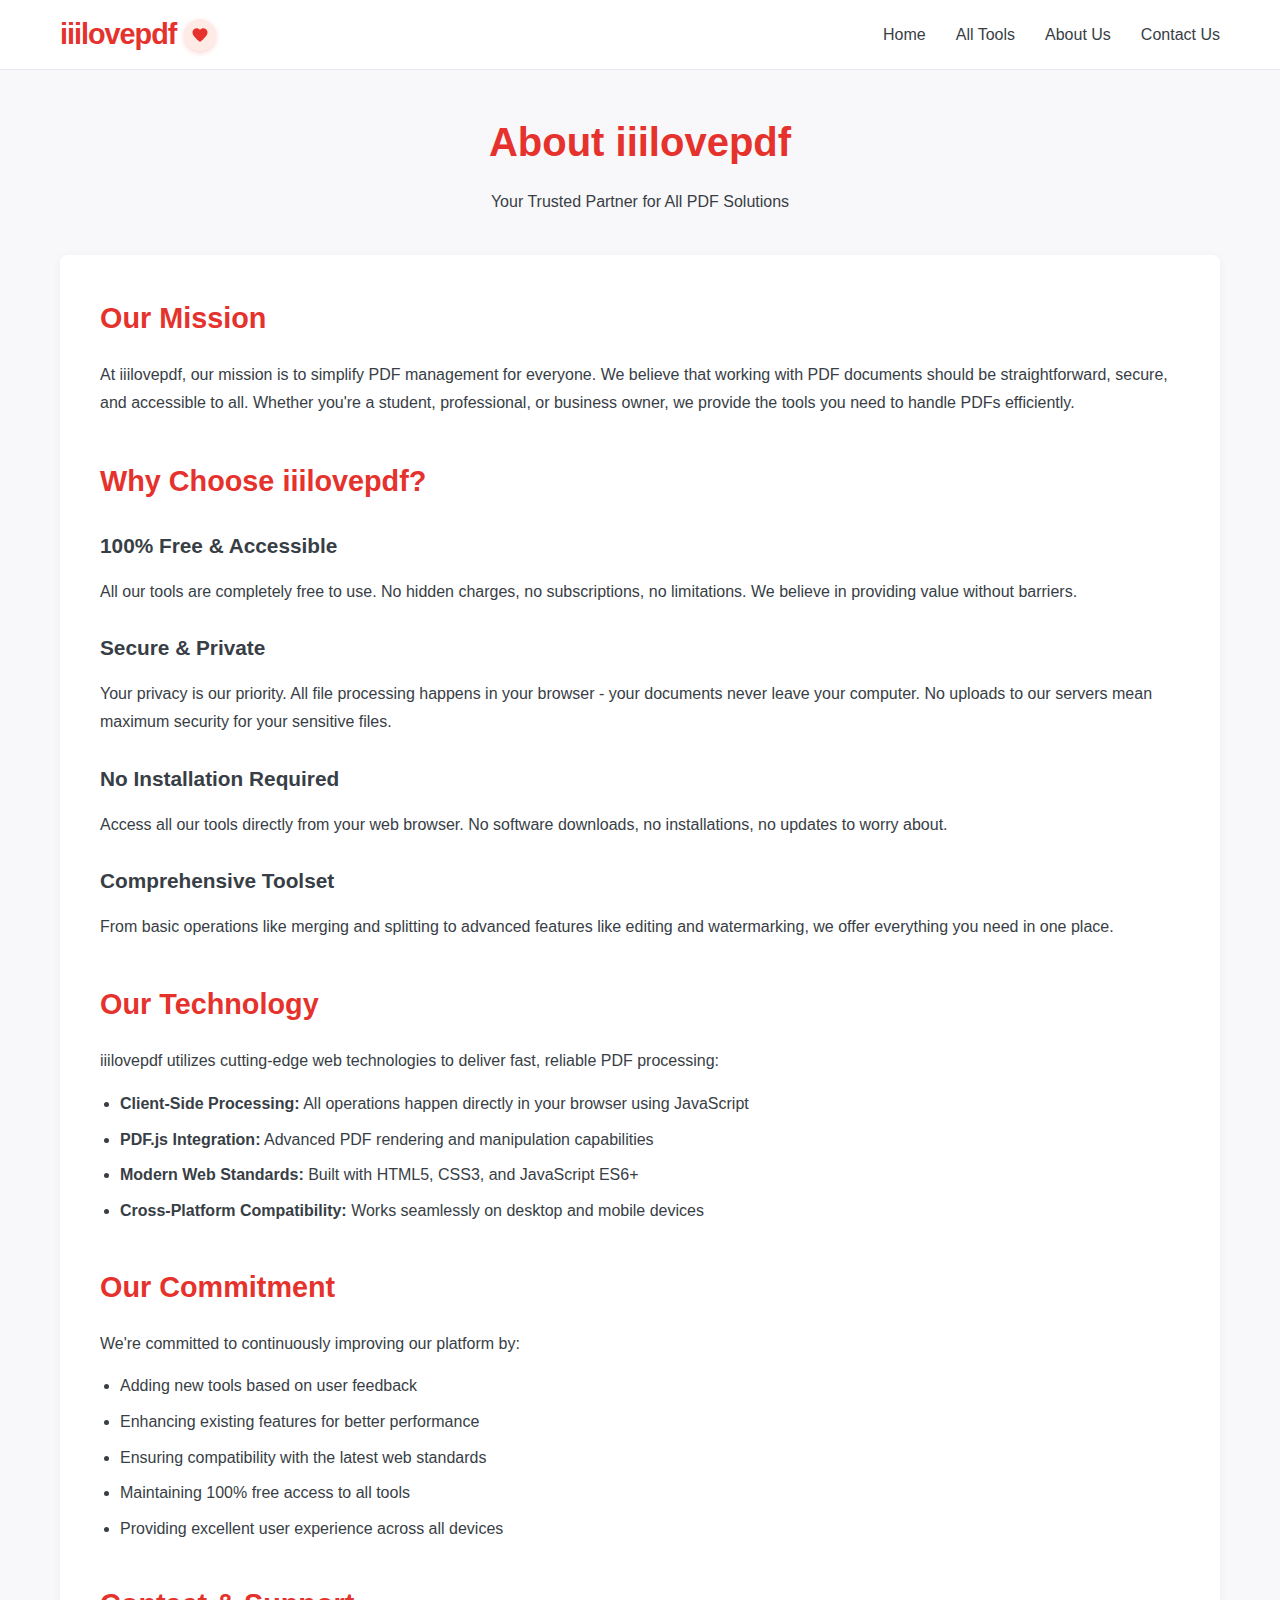
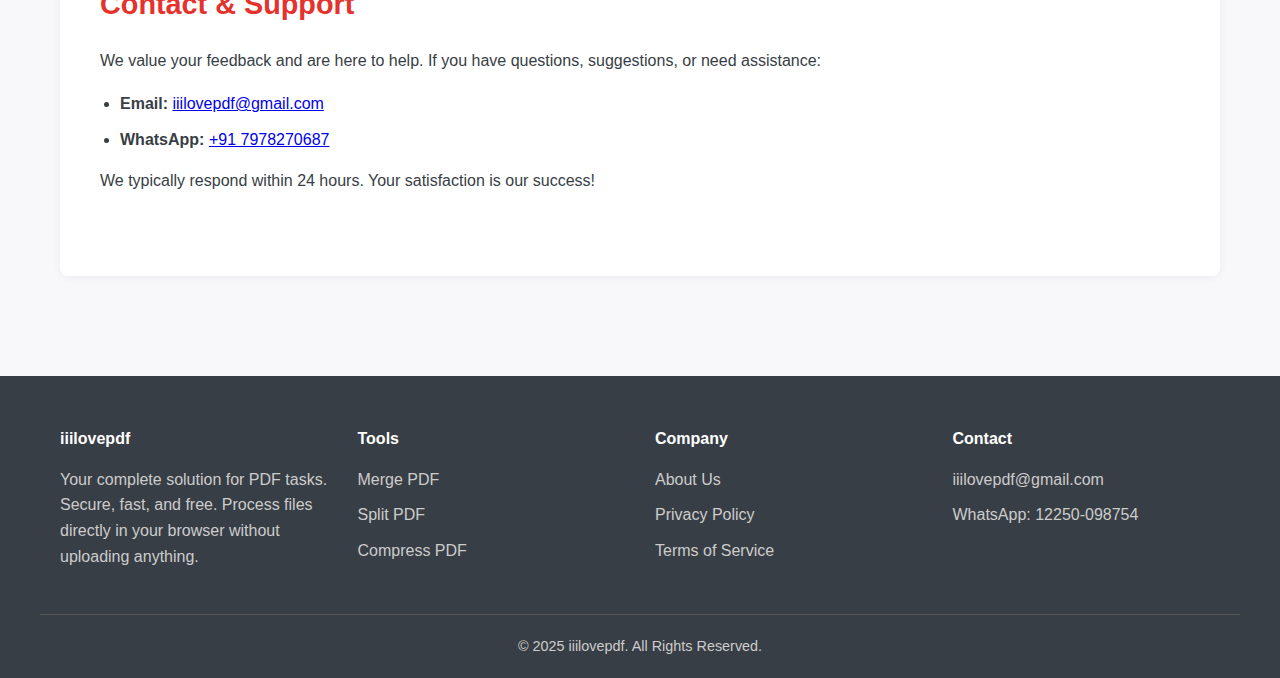
<file: about-us.html>
<!DOCTYPE html>
<html lang="en">
<head>
    <meta charset="UTF-8">
    <meta name="viewport" content="width=device-width, initial-scale=1.0">
    <title>About Us - iiilovepdf</title>
    <!-- Reuse your existing styles and scripts -->
    <script async src="https://pagead2.googlesyndication.com/pagead/js/adsbygoogle.js?client=ca-pub-3535670686155810"
     crossorigin="anonymous">
    </script>
    <style>
        /* Copy all your existing CSS styles here */
        :root {
            --primary-red: #e5322d;
            --primary-red-dark: #c42a25;
            --text-dark: #383e45;
            --text-light: #878d95;
            --border-color: #e8e8f0;
            --background-light: #f8f8fa;
            --background-white: #ffffff;
            --font-family: -apple-system, BlinkMacSystemFont, "Segoe UI", Roboto, Helvetica, Arial, sans-serif;
            --header-height: 70px;
        }

        * { box-sizing: border-box; margin: 0; padding: 0; }
        html { scroll-behavior: smooth; }
        body { font-family: var(--font-family); background-color: var(--background-light); color: var(--text-dark); line-height: 1.6; }

        /* --- Header --- */
        .main-header { background-color: var(--background-white); border-bottom: 1px solid var(--border-color); height: var(--header-height); position: sticky; top: 0; z-index: 999; transition: box-shadow 0.3s ease; }
        .main-header.scrolled { box-shadow: 0 2px 10px rgba(0,0,0,0.05); }
        .nav-container { display: flex; justify-content: space-between; align-items: center; height: 100%; max-width: 1200px; margin: 0 auto; padding: 0 20px; }
        
        .logo { font-size: 1.8rem; font-weight: 800; color: var(--primary-red); text-decoration: none; display: flex; align-items: center; gap: 8px; letter-spacing: -1px; }
        .heart-sticker { 
            display: inline-flex; 
            align-items: center; 
            justify-content: center;
            background: #ffebe6;
            border-radius: 50%;
            width: 32px;
            height: 32px;
            box-shadow: 0 2px 5px rgba(229, 50, 45, 0.2);
        }
        .heart-icon { width: 18px; height: 18px; fill: var(--primary-red); }

        .main-nav ul { list-style: none; display: flex; gap: 30px; }
        .main-nav a { text-decoration: none; color: var(--text-dark); font-weight: 500; transition: color 0.2s ease; }
        .main-nav a:hover { color: var(--primary-red); }
        .hamburger { display: none; cursor: pointer; }
        .hamburger .bar { display: block; width: 25px; height: 3px; margin: 5px auto; background-color: var(--text-dark); transition: all 0.3s ease-in-out; }

        /* --- Content --- */
        .page-container { max-width: 1200px; margin: 0 auto; padding: 40px 20px; }
        .page-header { text-align: center; margin-bottom: 40px; }
        .page-header h1 { font-size: 2.5rem; color: var(--primary-red); margin-bottom: 15px; }
        .page-content { background: white; padding: 40px; border-radius: 8px; box-shadow: 0 2px 10px rgba(0,0,0,0.05); }
        
        .section { margin-bottom: 40px; }
        .section h2 { color: var(--primary-red); margin-bottom: 20px; font-size: 1.8rem; }
        .section h3 { color: var(--text-dark); margin: 25px 0 15px 0; font-size: 1.3rem; }
        .section p { margin-bottom: 15px; line-height: 1.8; }
        .section ul { margin: 15px 0 15px 20px; }
        .section li { margin-bottom: 10px; line-height: 1.6; }
        
        .team-grid { display: grid; grid-template-columns: repeat(auto-fit, minmax(250px, 1fr)); gap: 30px; margin-top: 30px; }
        .team-member { text-align: center; }
        .team-member img { width: 150px; height: 150px; border-radius: 50%; object-fit: cover; margin-bottom: 15px; border: 3px solid var(--border-color); }
        
        /* --- Footer --- */
        .main-footer { background-color: var(--text-dark); color: #ccc; padding: 50px 0 20px 0; margin-top: 60px; }
        .footer-container { display: grid; grid-template-columns: repeat(auto-fit, minmax(200px, 1fr)); gap: 30px; max-width: 1200px; margin: 0 auto; padding: 0 20px; }
        .footer-col h4 { color: var(--background-white); margin-bottom: 15px; }
        .footer-col ul { list-style: none; }
        .footer-col li { margin-bottom: 10px; }
        .footer-col a { color: #ccc; text-decoration: none; }
        .footer-col a:hover { color: var(--background-white); }
        .copyright { text-align: center; border-top: 1px solid #555; padding-top: 20px; margin-top: 40px; font-size: 0.9rem; max-width: 1200px; margin: 40px auto 0; }

        /* --- Responsive --- */
        @media (max-width: 768px) {
            .main-nav { position: fixed; left: -100%; top: var(--header-height); background-color: var(--background-white); width: 100%; height: calc(100vh - var(--header-height)); text-align: center; transition: 0.3s; box-shadow: 0 10px 27px rgba(0, 0, 0, 0.05); }
            .main-nav.active { left: 0; }
            .main-nav ul { flex-direction: column; padding-top: 40px; gap: 40px; }
            .hamburger { display: block; }
            .hamburger.active .bar:nth-child(2) { opacity: 0; }
            .hamburger.active .bar:nth-child(1) { transform: translateY(8px) rotate(45deg); }
            .hamburger.active .bar:nth-child(3) { transform: translateY(-8px) rotate(-45deg); }
            .page-content { padding: 20px; }
        }
    </style>
</head>
<body>
    <header class="main-header" id="main-header">
        <div class="nav-container">
            <a href="index.html" class="logo">
                iiilovepdf
                <span class="heart-sticker">
                    <svg class="heart-icon" viewBox="0 0 24 24" xmlns="http://www.w3.org/2000/svg">
                        <path d="M12 21.35l-1.45-1.32C5.4 15.36 2 12.28 2 8.5 2 5.42 4.42 3 7.5 3c1.74 0 3.41.81 4.5 2.09C13.09 3.81 14.76 3 16.5 3 19.58 3 22 5.42 22 8.5c0 3.78-3.4 6.86-8.55 11.54L12 21.35z"/>
                    </svg>
                </span>
            </a>
            <nav class="main-nav" id="main-nav">
                <ul>
                    <li><a href="index.html">Home</a></li>
                    <li><a href="index.html#all-tools">All Tools</a></li>
                    <li><a href="about-us.html">About Us</a></li>
                    <li><a href="index.html#contact">Contact Us</a></li>
                </ul>
            </nav>
            <div class="hamburger" id="hamburger">
                <span class="bar"></span>
                <span class="bar"></span>
                <span class="bar"></span>
            </div>
        </div>
    </header>

    <main class="page-container">
        <div class="page-header">
            <h1>About iiilovepdf</h1>
            <p>Your Trusted Partner for All PDF Solutions</p>
        </div>
        
        <div class="page-content">
            <div class="section">
                <h2>Our Mission</h2>
                <p>At iiilovepdf, our mission is to simplify PDF management for everyone. We believe that working with PDF documents should be straightforward, secure, and accessible to all. Whether you're a student, professional, or business owner, we provide the tools you need to handle PDFs efficiently.</p>
            </div>
            
            <div class="section">
                <h2>Why Choose iiilovepdf?</h2>
                <h3>100% Free & Accessible</h3>
                <p>All our tools are completely free to use. No hidden charges, no subscriptions, no limitations. We believe in providing value without barriers.</p>
                
                <h3>Secure & Private</h3>
                <p>Your privacy is our priority. All file processing happens in your browser - your documents never leave your computer. No uploads to our servers mean maximum security for your sensitive files.</p>
                
                <h3>No Installation Required</h3>
                <p>Access all our tools directly from your web browser. No software downloads, no installations, no updates to worry about.</p>
                
                <h3>Comprehensive Toolset</h3>
                <p>From basic operations like merging and splitting to advanced features like editing and watermarking, we offer everything you need in one place.</p>
            </div>
            
            <div class="section">
                <h2>Our Technology</h2>
                <p>iiilovepdf utilizes cutting-edge web technologies to deliver fast, reliable PDF processing:</p>
                <ul>
                    <li><strong>Client-Side Processing:</strong> All operations happen directly in your browser using JavaScript</li>
                    <li><strong>PDF.js Integration:</strong> Advanced PDF rendering and manipulation capabilities</li>
                    <li><strong>Modern Web Standards:</strong> Built with HTML5, CSS3, and JavaScript ES6+</li>
                    <li><strong>Cross-Platform Compatibility:</strong> Works seamlessly on desktop and mobile devices</li>
                </ul>
            </div>
            
            <div class="section">
                <h2>Our Commitment</h2>
                <p>We're committed to continuously improving our platform by:</p>
                <ul>
                    <li>Adding new tools based on user feedback</li>
                    <li>Enhancing existing features for better performance</li>
                    <li>Ensuring compatibility with the latest web standards</li>
                    <li>Maintaining 100% free access to all tools</li>
                    <li>Providing excellent user experience across all devices</li>
                </ul>
            </div>
            
            <div class="section">
                <h2>Contact & Support</h2>
                <p>We value your feedback and are here to help. If you have questions, suggestions, or need assistance:</p>
                <ul>
                    <li><strong>Email:</strong> <a href="mailto:iiilovepdf@gmail.com">iiilovepdf@gmail.com</a></li>
                    <li><strong>WhatsApp:</strong> <a href="https://wa.me/7978270687">+91 7978270687</a></li>
                </ul>
                <p>We typically respond within 24 hours. Your satisfaction is our success!</p>
            </div>
        </div>
    </main>

    <footer class="main-footer">
        <div class="footer-container">
            <div class="footer-col">
                <h4>iiilovepdf</h4>
                <p>Your complete solution for PDF tasks. Secure, fast, and free. Process files directly in your browser without uploading anything.</p>
            </div>
            <div class="footer-col">
                <h4>Tools</h4>
                <ul>
                    <li><a href="index.html#all-tools">Merge PDF</a></li>
                    <li><a href="index.html#all-tools">Split PDF</a></li>
                    <li><a href="index.html#all-tools">Compress PDF</a></li>
                </ul>
            </div>
            <div class="footer-col">
                <h4>Company</h4>
                <ul>
                    <li><a href="about-us.html">About Us</a></li>
                    <li><a href="privacy-policy.html">Privacy Policy</a></li>
                    <li><a href="terms-of-service.html">Terms of Service</a></li>
                </ul>
            </div>
            <div class="footer-col">
                <h4>Contact</h4>
                <ul>
                    <li><a href="mailto:iiilovepdf@gmail.com">iiilovepdf@gmail.com</a></li>
                    <li><a href="https://wa.me/7978270687">WhatsApp: 12250-098754</a></li>
                </ul>
            </div>
        </div>
        <div class="copyright">
            <p>© 2025 iiilovepdf. All Rights Reserved.</p>
        </div>
    </footer>

    <script>
        // Mobile navigation toggle
        const hamburger = document.getElementById('hamburger');
        const nav = document.getElementById('main-nav');
        const header = document.getElementById('main-header');

        hamburger.addEventListener('click', () => {
            hamburger.classList.toggle('active');
            nav.classList.toggle('active');
        });

        // Close mobile menu when clicking links
        document.querySelectorAll('.main-nav a').forEach(link => {
            link.addEventListener('click', () => {
                hamburger.classList.remove('active');
                nav.classList.remove('active');
            });
        });

        // Header scroll effect
        window.addEventListener('scroll', () => {
            if (window.scrollY > 50) {
                header.classList.add('scrolled');
            } else {
                header.classList.remove('scrolled');
            }
        });
    </script>
</body>
</html>
</file>
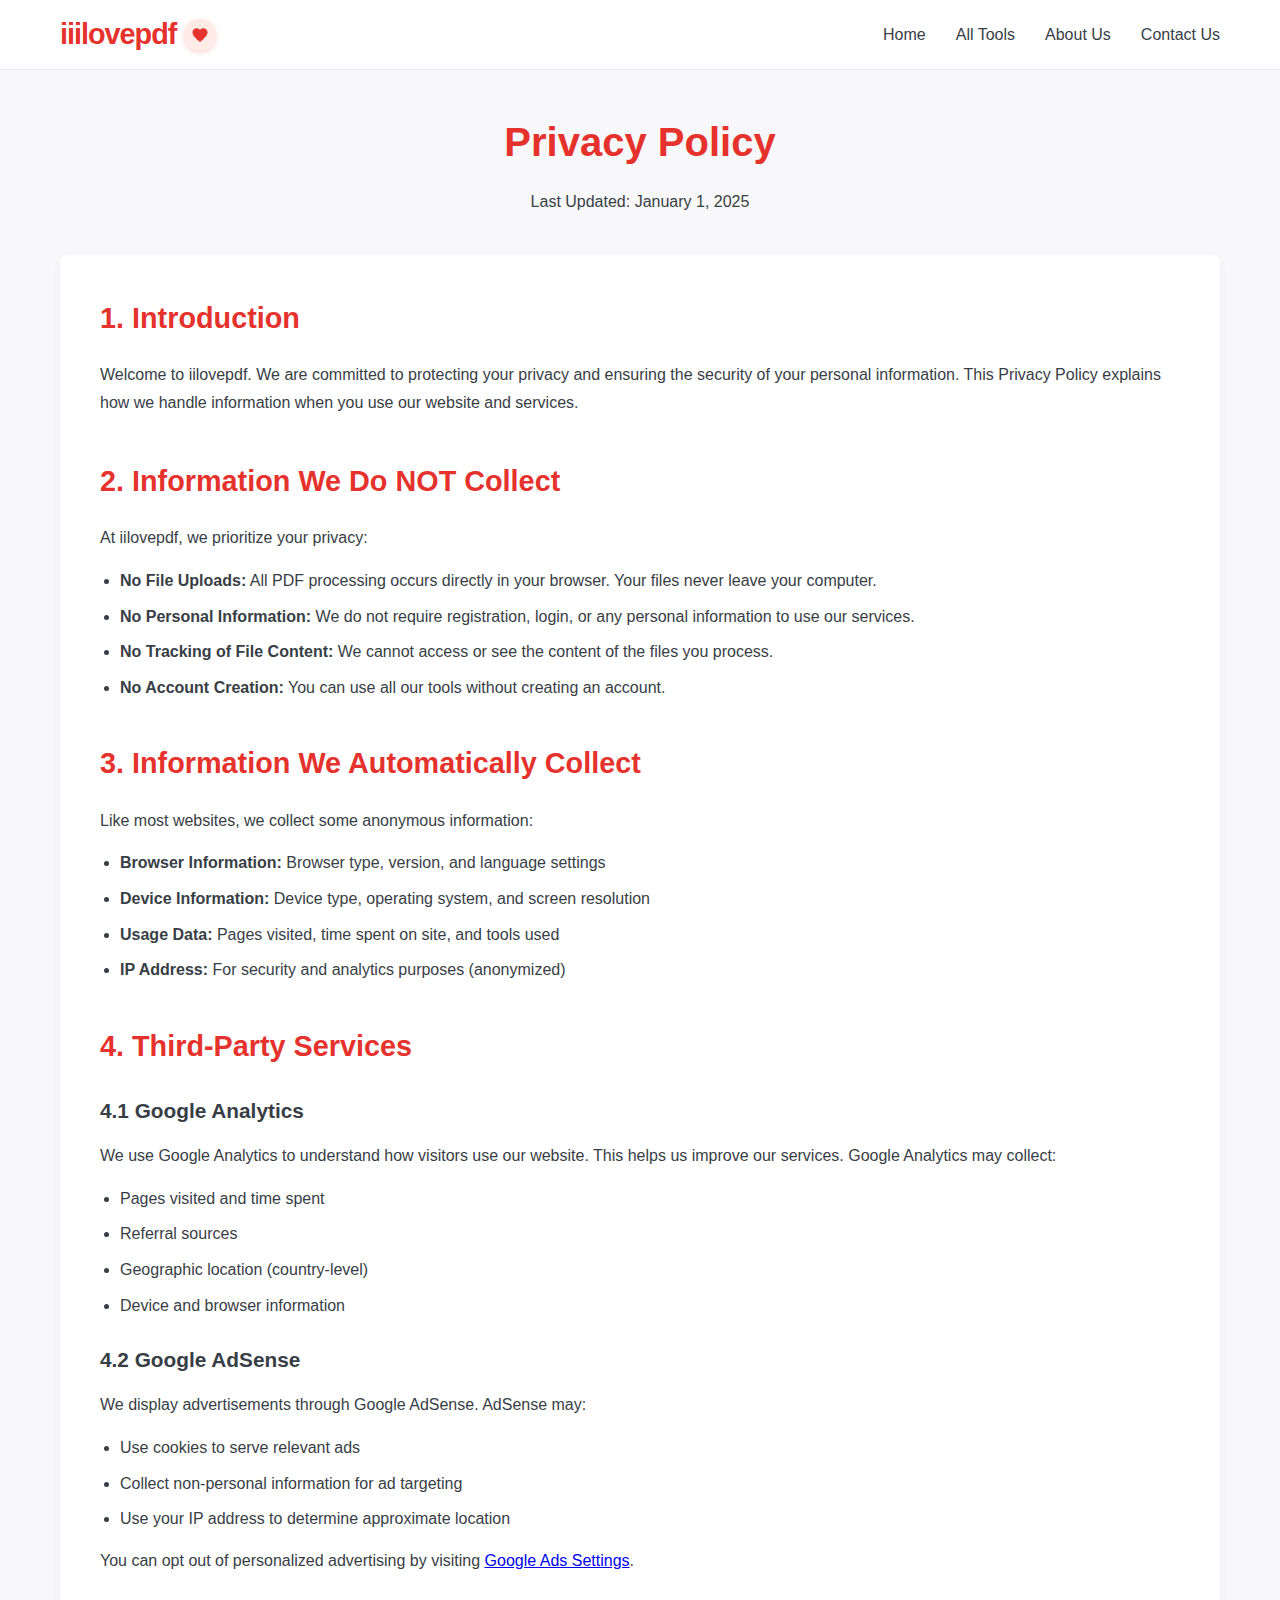
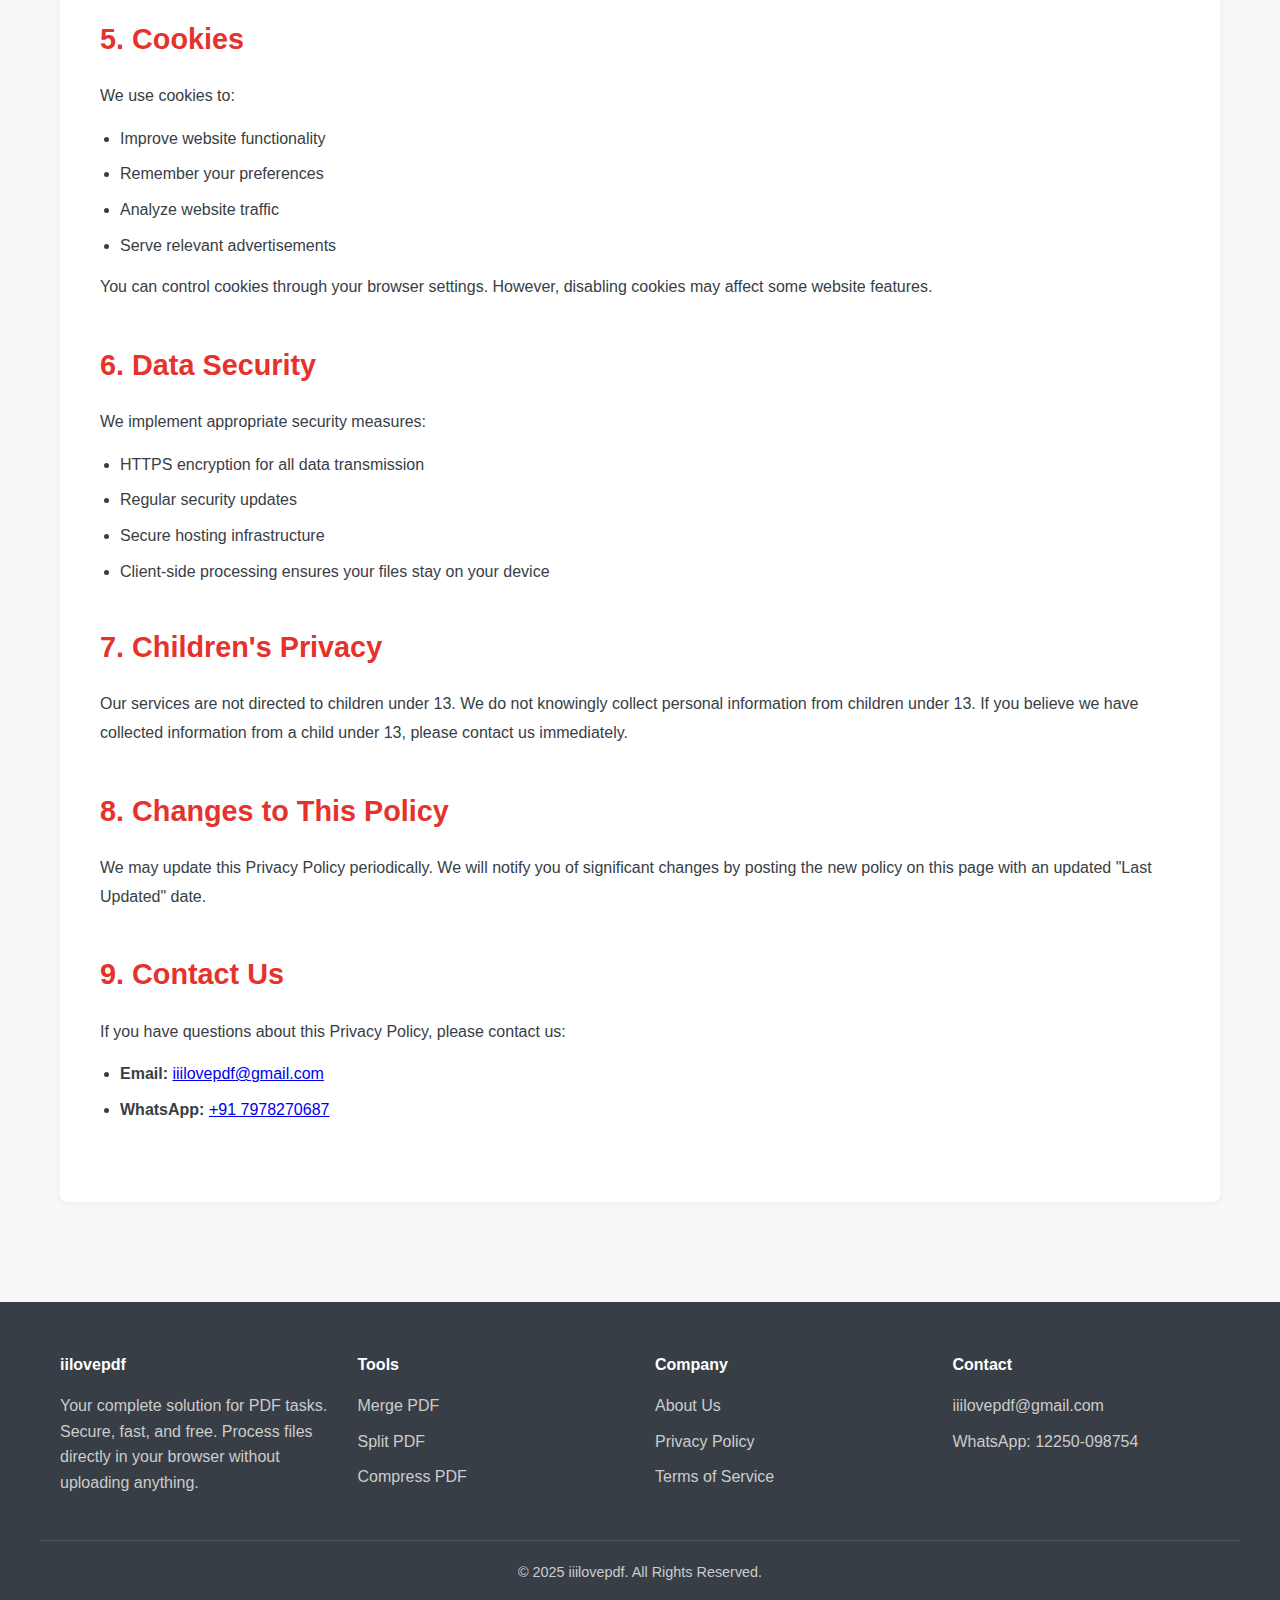
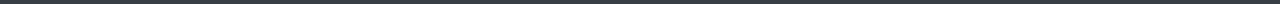
<file: privacy-policy.html>
<!DOCTYPE html>
<html lang="en">
<head>
    <meta charset="UTF-8">
    <meta name="viewport" content="width=device-width, initial-scale=1.0">
    <title>Privacy Policy - iiilovepdf</title>
    <!-- Reuse your existing styles and scripts -->
    <script async src="https://pagead2.googlesyndication.com/pagead/js/adsbygoogle.js?client=ca-pub-3535670686155810"
     crossorigin="anonymous">
    </script>
    <style>
        /* Copy all CSS styles from about-us.html */
        :root {
            --primary-red: #e5322d;
            --primary-red-dark: #c42a25;
            --text-dark: #383e45;
            --text-light: #878d95;
            --border-color: #e8e8f0;
            --background-light: #f8f8fa;
            --background-white: #ffffff;
            --font-family: -apple-system, BlinkMacSystemFont, "Segoe UI", Roboto, Helvetica, Arial, sans-serif;
            --header-height: 70px;
        }

        * { box-sizing: border-box; margin: 0; padding: 0; }
        html { scroll-behavior: smooth; }
        body { font-family: var(--font-family); background-color: var(--background-light); color: var(--text-dark); line-height: 1.6; }

        /* --- Header --- */
        .main-header { background-color: var(--background-white); border-bottom: 1px solid var(--border-color); height: var(--header-height); position: sticky; top: 0; z-index: 999; transition: box-shadow 0.3s ease; }
        .main-header.scrolled { box-shadow: 0 2px 10px rgba(0,0,0,0.05); }
        .nav-container { display: flex; justify-content: space-between; align-items: center; height: 100%; max-width: 1200px; margin: 0 auto; padding: 0 20px; }
        
        .logo { font-size: 1.8rem; font-weight: 800; color: var(--primary-red); text-decoration: none; display: flex; align-items: center; gap: 8px; letter-spacing: -1px; }
        .heart-sticker { 
            display: inline-flex; 
            align-items: center; 
            justify-content: center;
            background: #ffebe6;
            border-radius: 50%;
            width: 32px;
            height: 32px;
            box-shadow: 0 2px 5px rgba(229, 50, 45, 0.2);
        }
        .heart-icon { width: 18px; height: 18px; fill: var(--primary-red); }

        .main-nav ul { list-style: none; display: flex; gap: 30px; }
        .main-nav a { text-decoration: none; color: var(--text-dark); font-weight: 500; transition: color 0.2s ease; }
        .main-nav a:hover { color: var(--primary-red); }
        .hamburger { display: none; cursor: pointer; }
        .hamburger .bar { display: block; width: 25px; height: 3px; margin: 5px auto; background-color: var(--text-dark); transition: all 0.3s ease-in-out; }

        /* --- Content --- */
        .page-container { max-width: 1200px; margin: 0 auto; padding: 40px 20px; }
        .page-header { text-align: center; margin-bottom: 40px; }
        .page-header h1 { font-size: 2.5rem; color: var(--primary-red); margin-bottom: 15px; }
        .page-content { background: white; padding: 40px; border-radius: 8px; box-shadow: 0 2px 10px rgba(0,0,0,0.05); }
        
        .section { margin-bottom: 40px; }
        .section h2 { color: var(--primary-red); margin-bottom: 20px; font-size: 1.8rem; }
        .section h3 { color: var(--text-dark); margin: 25px 0 15px 0; font-size: 1.3rem; }
        .section p { margin-bottom: 15px; line-height: 1.8; }
        .section ul { margin: 15px 0 15px 20px; }
        .section li { margin-bottom: 10px; line-height: 1.6; }
        
        /* --- Footer --- */
        .main-footer { background-color: var(--text-dark); color: #ccc; padding: 50px 0 20px 0; margin-top: 60px; }
        .footer-container { display: grid; grid-template-columns: repeat(auto-fit, minmax(200px, 1fr)); gap: 30px; max-width: 1200px; margin: 0 auto; padding: 0 20px; }
        .footer-col h4 { color: var(--background-white); margin-bottom: 15px; }
        .footer-col ul { list-style: none; }
        .footer-col li { margin-bottom: 10px; }
        .footer-col a { color: #ccc; text-decoration: none; }
        .footer-col a:hover { color: var(--background-white); }
        .copyright { text-align: center; border-top: 1px solid #555; padding-top: 20px; margin-top: 40px; font-size: 0.9rem; max-width: 1200px; margin: 40px auto 0; }

        /* --- Responsive --- */
        @media (max-width: 768px) {
            .main-nav { position: fixed; left: -100%; top: var(--header-height); background-color: var(--background-white); width: 100%; height: calc(100vh - var(--header-height)); text-align: center; transition: 0.3s; box-shadow: 0 10px 27px rgba(0, 0, 0, 0.05); }
            .main-nav.active { left: 0; }
            .main-nav ul { flex-direction: column; padding-top: 40px; gap: 40px; }
            .hamburger { display: block; }
            .hamburger.active .bar:nth-child(2) { opacity: 0; }
            .hamburger.active .bar:nth-child(1) { transform: translateY(8px) rotate(45deg); }
            .hamburger.active .bar:nth-child(3) { transform: translateY(-8px) rotate(-45deg); }
            .page-content { padding: 20px; }
        }
    </style>
</head>
<body>
    <header class="main-header" id="main-header">
        <div class="nav-container">
            <a href="index.html" class="logo">
                iiilovepdf
                <span class="heart-sticker">
                    <svg class="heart-icon" viewBox="0 0 24 24" xmlns="http://www.w3.org/2000/svg">
                        <path d="M12 21.35l-1.45-1.32C5.4 15.36 2 12.28 2 8.5 2 5.42 4.42 3 7.5 3c1.74 0 3.41.81 4.5 2.09C13.09 3.81 14.76 3 16.5 3 19.58 3 22 5.42 22 8.5c0 3.78-3.4 6.86-8.55 11.54L12 21.35z"/>
                    </svg>
                </span>
            </a>
            <nav class="main-nav" id="main-nav">
                <ul>
                    <li><a href="index.html">Home</a></li>
                    <li><a href="index.html#all-tools">All Tools</a></li>
                    <li><a href="about-us.html">About Us</a></li>
                    <li><a href="index.html#contact">Contact Us</a></li>
                </ul>
            </nav>
            <div class="hamburger" id="hamburger">
                <span class="bar"></span>
                <span class="bar"></span>
                <span class="bar"></span>
            </div>
        </div>
    </header>

    <main class="page-container">
        <div class="page-header">
            <h1>Privacy Policy</h1>
            <p>Last Updated: January 1, 2025</p>
        </div>
        
        <div class="page-content">
            <div class="section">
                <h2>1. Introduction</h2>
                <p>Welcome to iilovepdf. We are committed to protecting your privacy and ensuring the security of your personal information. This Privacy Policy explains how we handle information when you use our website and services.</p>
            </div>
            
            <div class="section">
                <h2>2. Information We Do NOT Collect</h2>
                <p>At iilovepdf, we prioritize your privacy:</p>
                <ul>
                    <li><strong>No File Uploads:</strong> All PDF processing occurs directly in your browser. Your files never leave your computer.</li>
                    <li><strong>No Personal Information:</strong> We do not require registration, login, or any personal information to use our services.</li>
                    <li><strong>No Tracking of File Content:</strong> We cannot access or see the content of the files you process.</li>
                    <li><strong>No Account Creation:</strong> You can use all our tools without creating an account.</li>
                </ul>
            </div>
            
            <div class="section">
                <h2>3. Information We Automatically Collect</h2>
                <p>Like most websites, we collect some anonymous information:</p>
                <ul>
                    <li><strong>Browser Information:</strong> Browser type, version, and language settings</li>
                    <li><strong>Device Information:</strong> Device type, operating system, and screen resolution</li>
                    <li><strong>Usage Data:</strong> Pages visited, time spent on site, and tools used</li>
                    <li><strong>IP Address:</strong> For security and analytics purposes (anonymized)</li>
                </ul>
            </div>
            
            <div class="section">
                <h2>4. Third-Party Services</h2>
                <h3>4.1 Google Analytics</h3>
                <p>We use Google Analytics to understand how visitors use our website. This helps us improve our services. Google Analytics may collect:</p>
                <ul>
                    <li>Pages visited and time spent</li>
                    <li>Referral sources</li>
                    <li>Geographic location (country-level)</li>
                    <li>Device and browser information</li>
                </ul>
                
                <h3>4.2 Google AdSense</h3>
                <p>We display advertisements through Google AdSense. AdSense may:</p>
                <ul>
                    <li>Use cookies to serve relevant ads</li>
                    <li>Collect non-personal information for ad targeting</li>
                    <li>Use your IP address to determine approximate location</li>
                </ul>
                <p>You can opt out of personalized advertising by visiting <a href="https://adssettings.google.com" target="_blank">Google Ads Settings</a>.</p>
            </div>
            
            <div class="section">
                <h2>5. Cookies</h2>
                <p>We use cookies to:</p>
                <ul>
                    <li>Improve website functionality</li>
                    <li>Remember your preferences</li>
                    <li>Analyze website traffic</li>
                    <li>Serve relevant advertisements</li>
                </ul>
                <p>You can control cookies through your browser settings. However, disabling cookies may affect some website features.</p>
            </div>
            
            <div class="section">
                <h2>6. Data Security</h2>
                <p>We implement appropriate security measures:</p>
                <ul>
                    <li>HTTPS encryption for all data transmission</li>
                    <li>Regular security updates</li>
                    <li>Secure hosting infrastructure</li>
                    <li>Client-side processing ensures your files stay on your device</li>
                </ul>
            </div>
            
            <div class="section">
                <h2>7. Children's Privacy</h2>
                <p>Our services are not directed to children under 13. We do not knowingly collect personal information from children under 13. If you believe we have collected information from a child under 13, please contact us immediately.</p>
            </div>
            
            <div class="section">
                <h2>8. Changes to This Policy</h2>
                <p>We may update this Privacy Policy periodically. We will notify you of significant changes by posting the new policy on this page with an updated "Last Updated" date.</p>
            </div>
            
            <div class="section">
                <h2>9. Contact Us</h2>
                <p>If you have questions about this Privacy Policy, please contact us:</p>
                <ul>
                    <li><strong>Email:</strong> <a href="mailto:iiilovepdf@gmail.com">iiilovepdf@gmail.com</a></li>
                    <li><strong>WhatsApp:</strong> <a href="https://wa.me/7978270687">+91 7978270687</a></li>
                </ul>
            </div>
        </div>
    </main>

    <footer class="main-footer">
        <div class="footer-container">
            <div class="footer-col">
                <h4>iilovepdf</h4>
                <p>Your complete solution for PDF tasks. Secure, fast, and free. Process files directly in your browser without uploading anything.</p>
            </div>
            <div class="footer-col">
                <h4>Tools</h4>
                <ul>
                    <li><a href="index.html#all-tools">Merge PDF</a></li>
                    <li><a href="index.html#all-tools">Split PDF</a></li>
                    <li><a href="index.html#all-tools">Compress PDF</a></li>
                </ul>
            </div>
            <div class="footer-col">
                <h4>Company</h4>
                <ul>
                    <li><a href="about-us.html">About Us</a></li>
                    <li><a href="privacy-policy.html">Privacy Policy</a></li>
                    <li><a href="terms-of-service.html">Terms of Service</a></li>
                </ul>
            </div>
            <div class="footer-col">
                <h4>Contact</h4>
                <ul>
                    <li><a href="mailto:iiilovepdf@gmail.com">iiilovepdf@gmail.com</a></li>
                    <li><a href="https://wa.me/7978270687">WhatsApp: 12250-098754</a></li>
                </ul>
            </div>
        </div>
        <div class="copyright">
            <p>© 2025 iiilovepdf. All Rights Reserved.</p>
        </div>
    </footer>

    <script>
        // Mobile navigation toggle
        const hamburger = document.getElementById('hamburger');
        const nav = document.getElementById('main-nav');
        const header = document.getElementById('main-header');

        hamburger.addEventListener('click', () => {
            hamburger.classList.toggle('active');
            nav.classList.toggle('active');
        });

        // Close mobile menu when clicking links
        document.querySelectorAll('.main-nav a').forEach(link => {
            link.addEventListener('click', () => {
                hamburger.classList.remove('active');
                nav.classList.remove('active');
            });
        });

        // Header scroll effect
        window.addEventListener('scroll', () => {
            if (window.scrollY > 50) {
                header.classList.add('scrolled');
            } else {
                header.classList.remove('scrolled');
            }
        });
    </script>
</body>
</html>
</file>
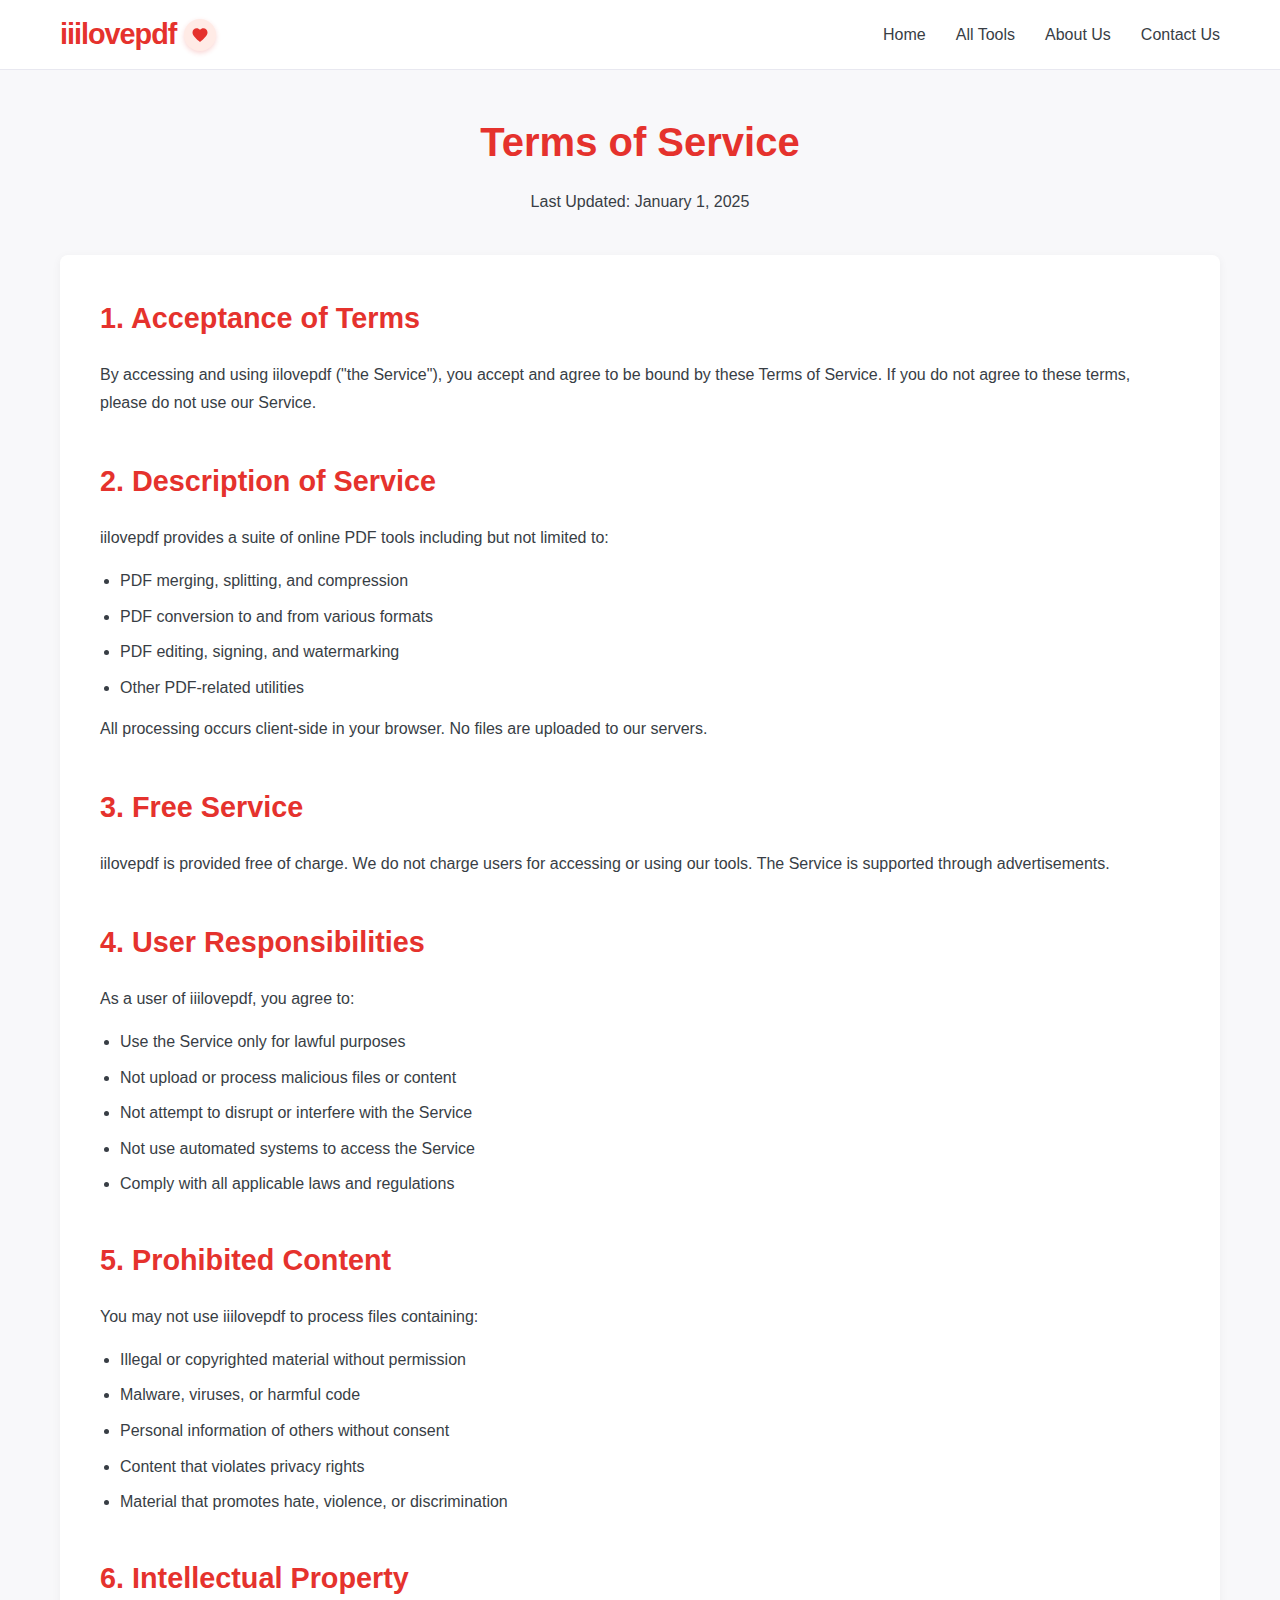
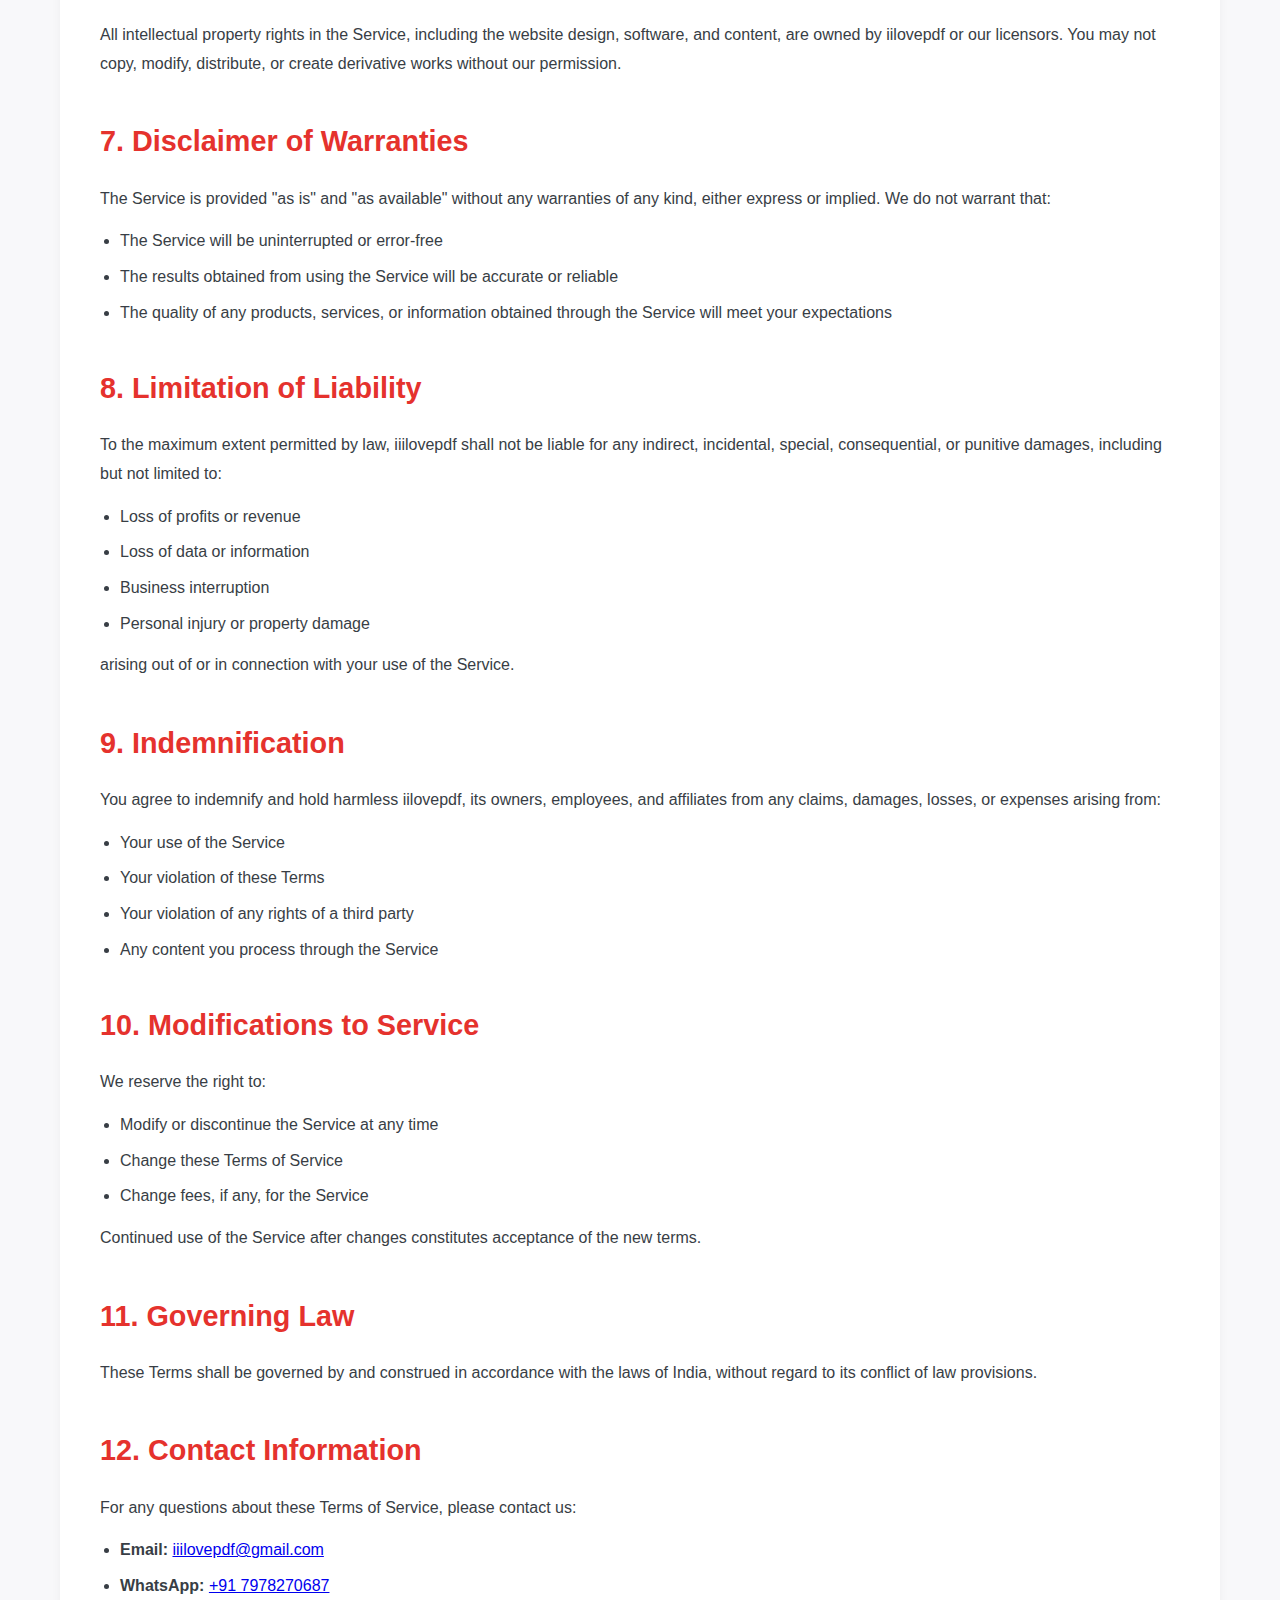
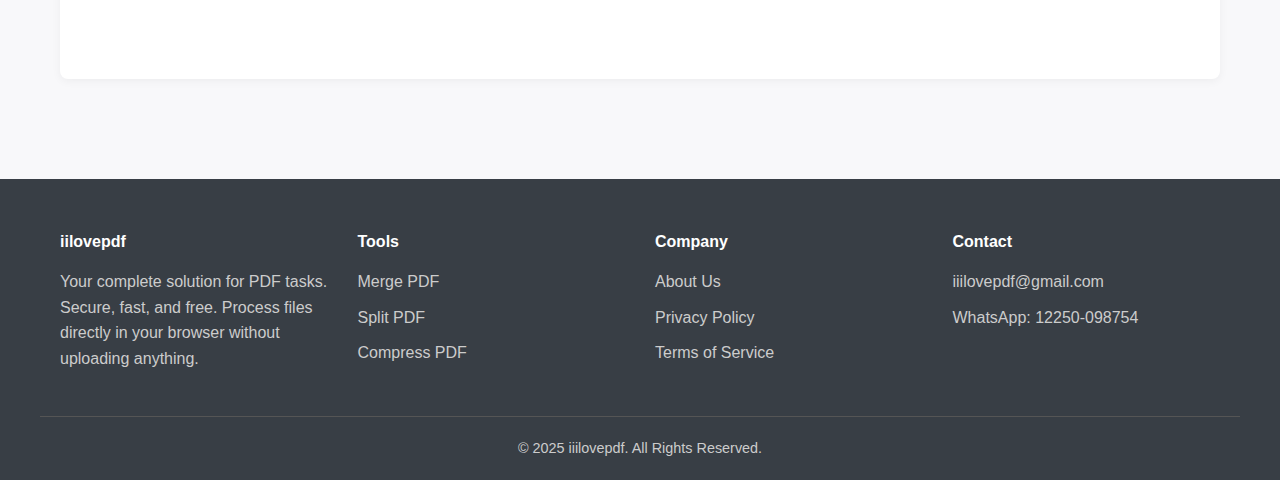
<file: terms-of-service.html>
<!DOCTYPE html>
<html lang="en">
<head>
    <meta charset="UTF-8">
    <meta name="viewport" content="width=device-width, initial-scale=1.0">
    <title>Terms of Service - iiilovepdf</title>
    <!-- Reuse your existing styles and scripts -->
    <script async src="https://pagead2.googlesyndication.com/pagead/js/adsbygoogle.js?client=ca-pub-3535670686155810"
     crossorigin="anonymous">
    </script>
    <style>
        /* Copy all CSS styles from about-us.html */
        :root {
            --primary-red: #e5322d;
            --primary-red-dark: #c42a25;
            --text-dark: #383e45;
            --text-light: #878d95;
            --border-color: #e8e8f0;
            --background-light: #f8f8fa;
            --background-white: #ffffff;
            --font-family: -apple-system, BlinkMacSystemFont, "Segoe UI", Roboto, Helvetica, Arial, sans-serif;
            --header-height: 70px;
        }

        * { box-sizing: border-box; margin: 0; padding: 0; }
        html { scroll-behavior: smooth; }
        body { font-family: var(--font-family); background-color: var(--background-light); color: var(--text-dark); line-height: 1.6; }

        /* --- Header --- */
        .main-header { background-color: var(--background-white); border-bottom: 1px solid var(--border-color); height: var(--header-height); position: sticky; top: 0; z-index: 999; transition: box-shadow 0.3s ease; }
        .main-header.scrolled { box-shadow: 0 2px 10px rgba(0,0,0,0.05); }
        .nav-container { display: flex; justify-content: space-between; align-items: center; height: 100%; max-width: 1200px; margin: 0 auto; padding: 0 20px; }
        
        .logo { font-size: 1.8rem; font-weight: 800; color: var(--primary-red); text-decoration: none; display: flex; align-items: center; gap: 8px; letter-spacing: -1px; }
        .heart-sticker { 
            display: inline-flex; 
            align-items: center; 
            justify-content: center;
            background: #ffebe6;
            border-radius: 50%;
            width: 32px;
            height: 32px;
            box-shadow: 0 2px 5px rgba(229, 50, 45, 0.2);
        }
        .heart-icon { width: 18px; height: 18px; fill: var(--primary-red); }

        .main-nav ul { list-style: none; display: flex; gap: 30px; }
        .main-nav a { text-decoration: none; color: var(--text-dark); font-weight: 500; transition: color 0.2s ease; }
        .main-nav a:hover { color: var(--primary-red); }
        .hamburger { display: none; cursor: pointer; }
        .hamburger .bar { display: block; width: 25px; height: 3px; margin: 5px auto; background-color: var(--text-dark); transition: all 0.3s ease-in-out; }

        /* --- Content --- */
        .page-container { max-width: 1200px; margin: 0 auto; padding: 40px 20px; }
        .page-header { text-align: center; margin-bottom: 40px; }
        .page-header h1 { font-size: 2.5rem; color: var(--primary-red); margin-bottom: 15px; }
        .page-content { background: white; padding: 40px; border-radius: 8px; box-shadow: 0 2px 10px rgba(0,0,0,0.05); }
        
        .section { margin-bottom: 40px; }
        .section h2 { color: var(--primary-red); margin-bottom: 20px; font-size: 1.8rem; }
        .section h3 { color: var(--text-dark); margin: 25px 0 15px 0; font-size: 1.3rem; }
        .section p { margin-bottom: 15px; line-height: 1.8; }
        .section ul { margin: 15px 0 15px 20px; }
        .section li { margin-bottom: 10px; line-height: 1.6; }
        
        /* --- Footer --- */
        .main-footer { background-color: var(--text-dark); color: #ccc; padding: 50px 0 20px 0; margin-top: 60px; }
        .footer-container { display: grid; grid-template-columns: repeat(auto-fit, minmax(200px, 1fr)); gap: 30px; max-width: 1200px; margin: 0 auto; padding: 0 20px; }
        .footer-col h4 { color: var(--background-white); margin-bottom: 15px; }
        .footer-col ul { list-style: none; }
        .footer-col li { margin-bottom: 10px; }
        .footer-col a { color: #ccc; text-decoration: none; }
        .footer-col a:hover { color: var(--background-white); }
        .copyright { text-align: center; border-top: 1px solid #555; padding-top: 20px; margin-top: 40px; font-size: 0.9rem; max-width: 1200px; margin: 40px auto 0; }

        /* --- Responsive --- */
        @media (max-width: 768px) {
            .main-nav { position: fixed; left: -100%; top: var(--header-height); background-color: var(--background-white); width: 100%; height: calc(100vh - var(--header-height)); text-align: center; transition: 0.3s; box-shadow: 0 10px 27px rgba(0, 0, 0, 0.05); }
            .main-nav.active { left: 0; }
            .main-nav ul { flex-direction: column; padding-top: 40px; gap: 40px; }
            .hamburger { display: block; }
            .hamburger.active .bar:nth-child(2) { opacity: 0; }
            .hamburger.active .bar:nth-child(1) { transform: translateY(8px) rotate(45deg); }
            .hamburger.active .bar:nth-child(3) { transform: translateY(-8px) rotate(-45deg); }
            .page-content { padding: 20px; }
        }
    </style>
</head>
<body>
    <header class="main-header" id="main-header">
        <div class="nav-container">
            <a href="index.html" class="logo">
                iiilovepdf
                <span class="heart-sticker">
                    <svg class="heart-icon" viewBox="0 0 24 24" xmlns="http://www.w3.org/2000/svg">
                        <path d="M12 21.35l-1.45-1.32C5.4 15.36 2 12.28 2 8.5 2 5.42 4.42 3 7.5 3c1.74 0 3.41.81 4.5 2.09C13.09 3.81 14.76 3 16.5 3 19.58 3 22 5.42 22 8.5c0 3.78-3.4 6.86-8.55 11.54L12 21.35z"/>
                    </svg>
                </span>
            </a>
            <nav class="main-nav" id="main-nav">
                <ul>
                    <li><a href="index.html">Home</a></li>
                    <li><a href="index.html#all-tools">All Tools</a></li>
                    <li><a href="about-us.html">About Us</a></li>
                    <li><a href="index.html#contact">Contact Us</a></li>
                </ul>
            </nav>
            <div class="hamburger" id="hamburger">
                <span class="bar"></span>
                <span class="bar"></span>
                <span class="bar"></span>
            </div>
        </div>
    </header>

    <main class="page-container">
        <div class="page-header">
            <h1>Terms of Service</h1>
            <p>Last Updated: January 1, 2025</p>
        </div>
        
        <div class="page-content">
            <div class="section">
                <h2>1. Acceptance of Terms</h2>
                <p>By accessing and using iilovepdf ("the Service"), you accept and agree to be bound by these Terms of Service. If you do not agree to these terms, please do not use our Service.</p>
            </div>
            
            <div class="section">
                <h2>2. Description of Service</h2>
                <p>iilovepdf provides a suite of online PDF tools including but not limited to:</p>
                <ul>
                    <li>PDF merging, splitting, and compression</li>
                    <li>PDF conversion to and from various formats</li>
                    <li>PDF editing, signing, and watermarking</li>
                    <li>Other PDF-related utilities</li>
                </ul>
                <p>All processing occurs client-side in your browser. No files are uploaded to our servers.</p>
            </div>
            
            <div class="section">
                <h2>3. Free Service</h2>
                <p>iilovepdf is provided free of charge. We do not charge users for accessing or using our tools. The Service is supported through advertisements.</p>
            </div>
            
            <div class="section">
                <h2>4. User Responsibilities</h2>
                <p>As a user of iiilovepdf, you agree to:</p>
                <ul>
                    <li>Use the Service only for lawful purposes</li>
                    <li>Not upload or process malicious files or content</li>
                    <li>Not attempt to disrupt or interfere with the Service</li>
                    <li>Not use automated systems to access the Service</li>
                    <li>Comply with all applicable laws and regulations</li>
                </ul>
            </div>
            
            <div class="section">
                <h2>5. Prohibited Content</h2>
                <p>You may not use iiilovepdf to process files containing:</p>
                <ul>
                    <li>Illegal or copyrighted material without permission</li>
                    <li>Malware, viruses, or harmful code</li>
                    <li>Personal information of others without consent</li>
                    <li>Content that violates privacy rights</li>
                    <li>Material that promotes hate, violence, or discrimination</li>
                </ul>
            </div>
            
            <div class="section">
                <h2>6. Intellectual Property</h2>
                <p>All intellectual property rights in the Service, including the website design, software, and content, are owned by iilovepdf or our licensors. You may not copy, modify, distribute, or create derivative works without our permission.</p>
            </div>
            
            <div class="section">
                <h2>7. Disclaimer of Warranties</h2>
                <p>The Service is provided "as is" and "as available" without any warranties of any kind, either express or implied. We do not warrant that:</p>
                <ul>
                    <li>The Service will be uninterrupted or error-free</li>
                    <li>The results obtained from using the Service will be accurate or reliable</li>
                    <li>The quality of any products, services, or information obtained through the Service will meet your expectations</li>
                </ul>
            </div>
            
            <div class="section">
                <h2>8. Limitation of Liability</h2>
                <p>To the maximum extent permitted by law, iiilovepdf shall not be liable for any indirect, incidental, special, consequential, or punitive damages, including but not limited to:</p>
                <ul>
                    <li>Loss of profits or revenue</li>
                    <li>Loss of data or information</li>
                    <li>Business interruption</li>
                    <li>Personal injury or property damage</li>
                </ul>
                <p>arising out of or in connection with your use of the Service.</p>
            </div>
            
            <div class="section">
                <h2>9. Indemnification</h2>
                <p>You agree to indemnify and hold harmless iilovepdf, its owners, employees, and affiliates from any claims, damages, losses, or expenses arising from:</p>
                <ul>
                    <li>Your use of the Service</li>
                    <li>Your violation of these Terms</li>
                    <li>Your violation of any rights of a third party</li>
                    <li>Any content you process through the Service</li>
                </ul>
            </div>
            
            <div class="section">
                <h2>10. Modifications to Service</h2>
                <p>We reserve the right to:</p>
                <ul>
                    <li>Modify or discontinue the Service at any time</li>
                    <li>Change these Terms of Service</li>
                    <li>Change fees, if any, for the Service</li>
                </ul>
                <p>Continued use of the Service after changes constitutes acceptance of the new terms.</p>
            </div>
            
            <div class="section">
                <h2>11. Governing Law</h2>
                <p>These Terms shall be governed by and construed in accordance with the laws of India, without regard to its conflict of law provisions.</p>
            </div>
            
            <div class="section">
                <h2>12. Contact Information</h2>
                <p>For any questions about these Terms of Service, please contact us:</p>
                <ul>
                    <li><strong>Email:</strong> <a href="mailto:iiilovepdf@gmail.com">iiilovepdf@gmail.com</a></li>
                    <li><strong>WhatsApp:</strong> <a href="https://wa.me/7978270687">+91 7978270687</a></li>
                </ul>
            </div>
        </div>
    </main>

    <footer class="main-footer">
        <div class="footer-container">
            <div class="footer-col">
                <h4>iilovepdf</h4>
                <p>Your complete solution for PDF tasks. Secure, fast, and free. Process files directly in your browser without uploading anything.</p>
            </div>
            <div class="footer-col">
                <h4>Tools</h4>
                <ul>
                    <li><a href="index.html#all-tools">Merge PDF</a></li>
                    <li><a href="index.html#all-tools">Split PDF</a></li>
                    <li><a href="index.html#all-tools">Compress PDF</a></li>
                </ul>
            </div>
            <div class="footer-col">
                <h4>Company</h4>
                <ul>
                    <li><a href="about-us.html">About Us</a></li>
                    <li><a href="privacy-policy.html">Privacy Policy</a></li>
                    <li><a href="terms-of-service.html">Terms of Service</a></li>
                </ul>
            </div>
            <div class="footer-col">
                <h4>Contact</h4>
                <ul>
                    <li><a href="mailto:iiilovepdf@gmail.com">iiilovepdf@gmail.com</a></li>
                    <li><a href="https://wa.me/7978270687">WhatsApp: 12250-098754</a></li>
                </ul>
            </div>
        </div>
        <div class="copyright">
            <p>© 2025 iiilovepdf. All Rights Reserved.</p>
        </div>
    </footer>

    <script>
        // Mobile navigation toggle
        const hamburger = document.getElementById('hamburger');
        const nav = document.getElementById('main-nav');
        const header = document.getElementById('main-header');

        hamburger.addEventListener('click', () => {
            hamburger.classList.toggle('active');
            nav.classList.toggle('active');
        });

        // Close mobile menu when clicking links
        document.querySelectorAll('.main-nav a').forEach(link => {
            link.addEventListener('click', () => {
                hamburger.classList.remove('active');
                nav.classList.remove('active');
            });
        });

        // Header scroll effect
        window.addEventListener('scroll', () => {
            if (window.scrollY > 50) {
                header.classList.add('scrolled');
            } else {
                header.classList.remove('scrolled');
            }
        });
    </script>
</body>
</html>
</file>
